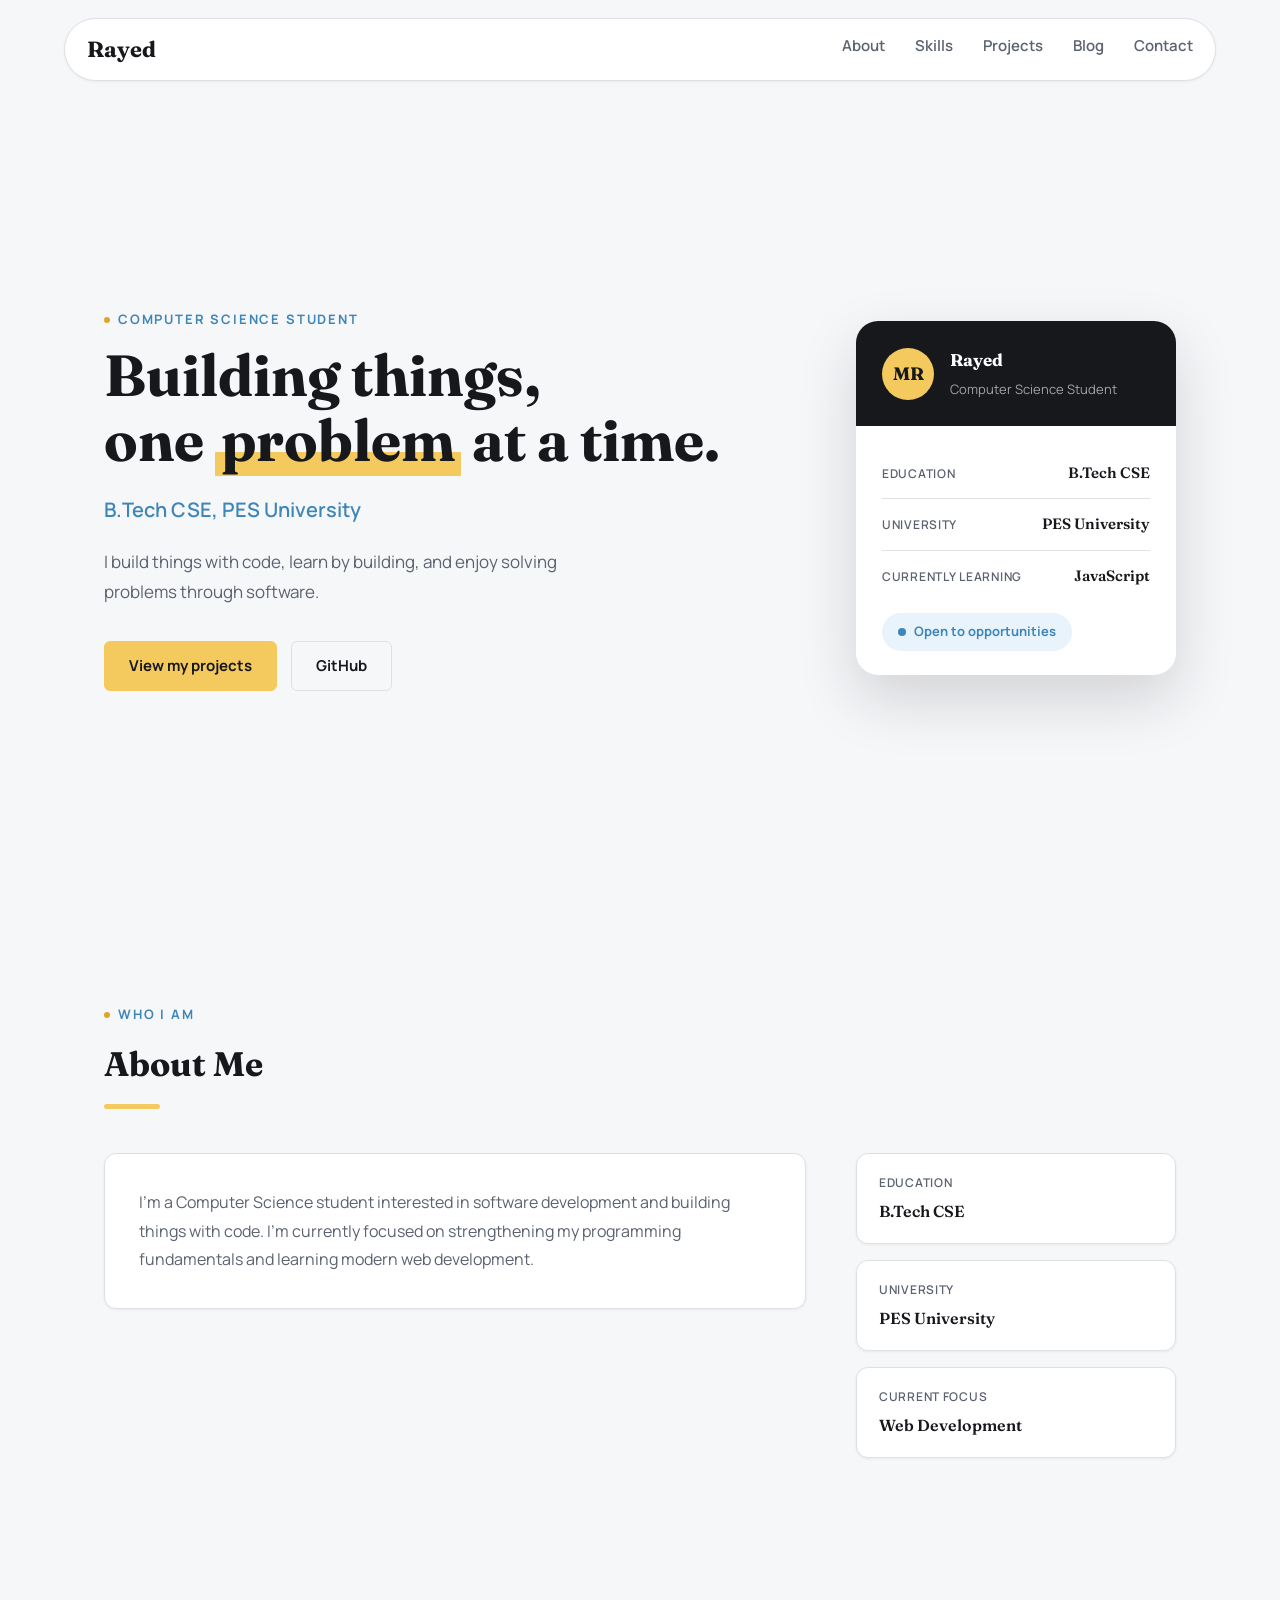
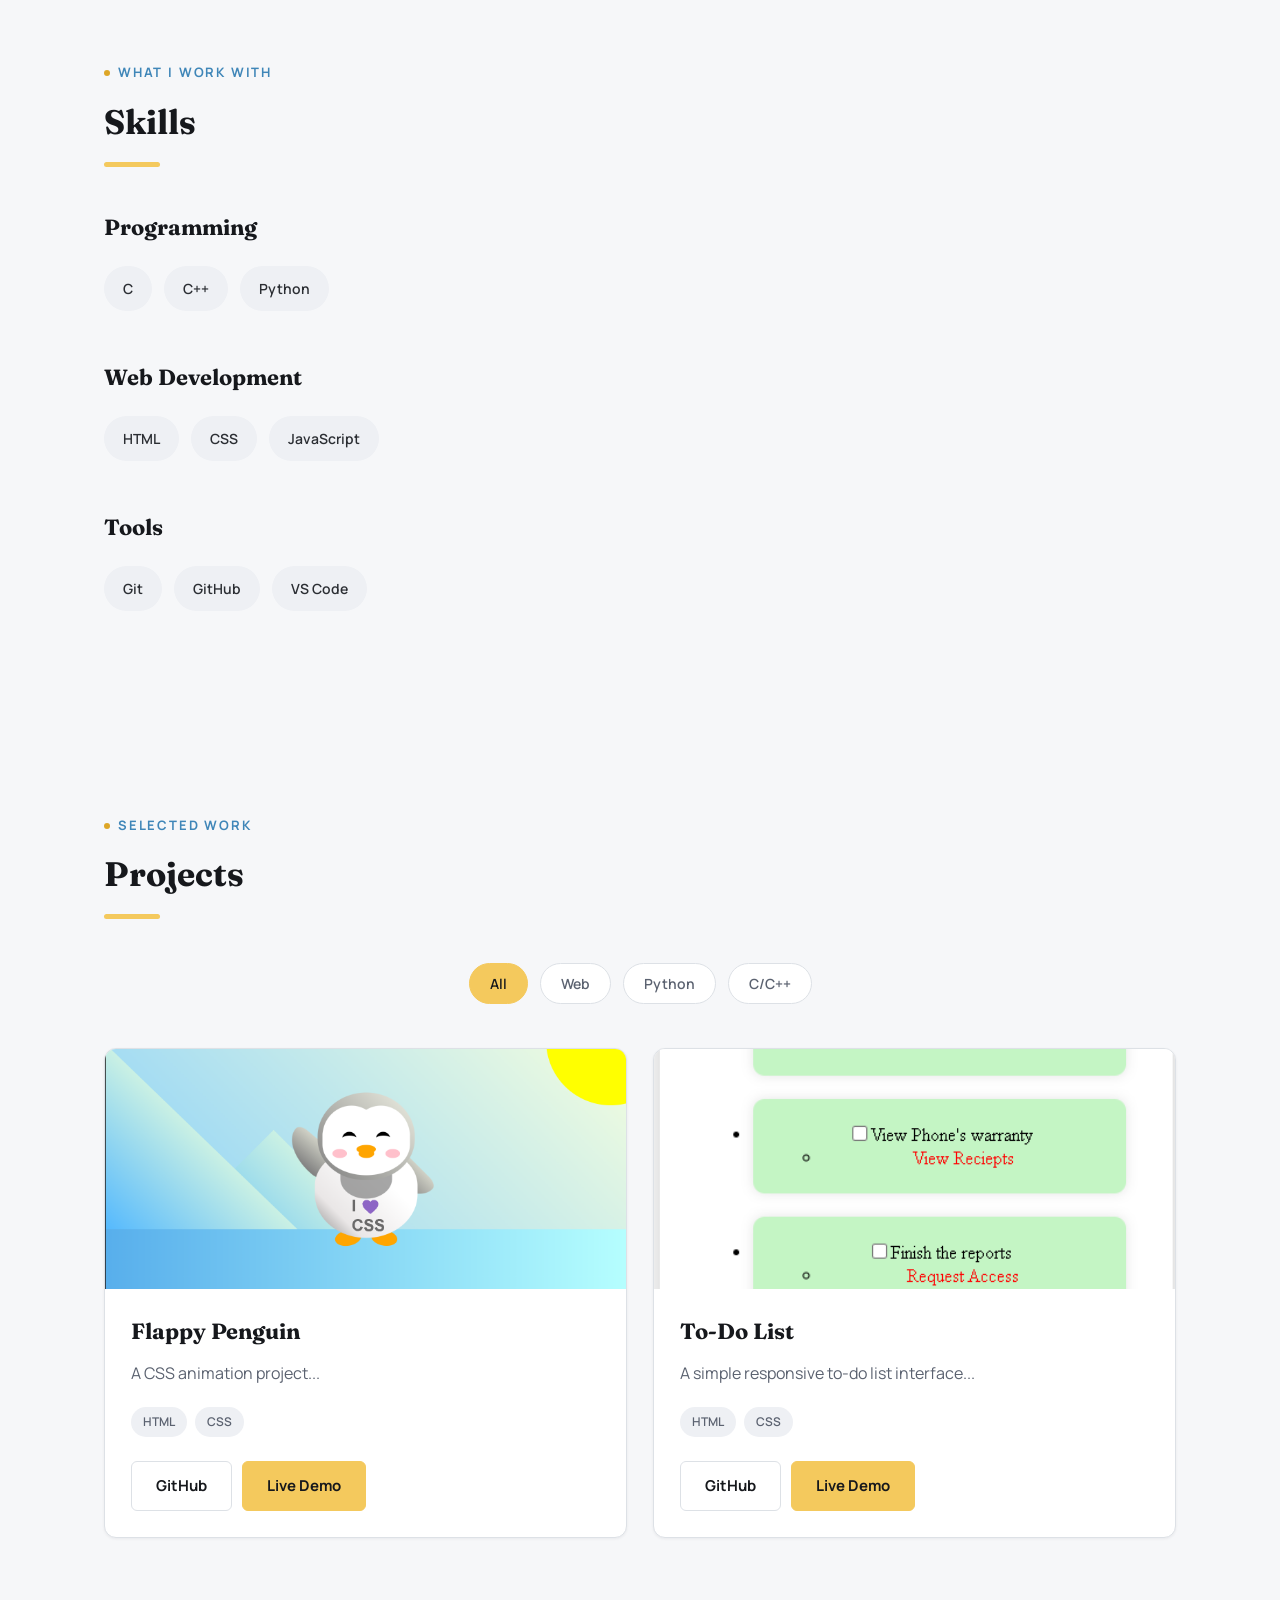
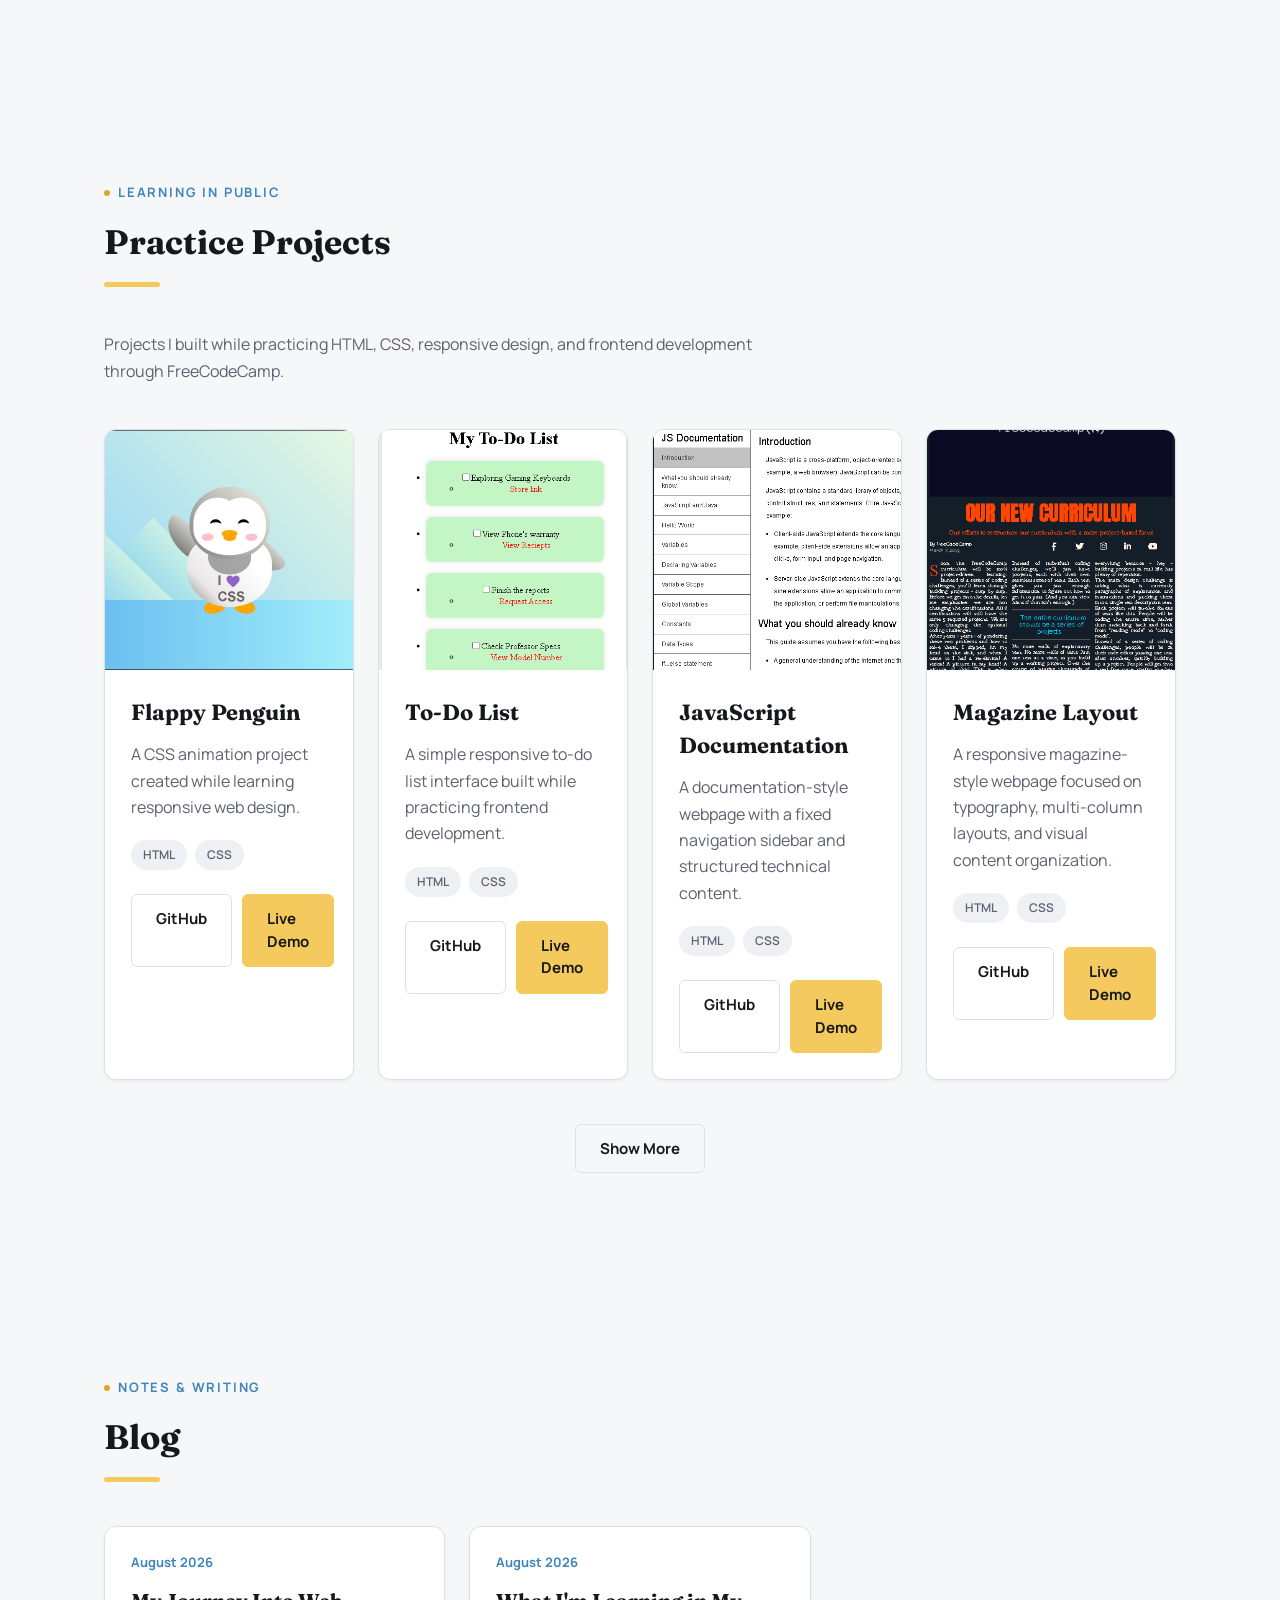
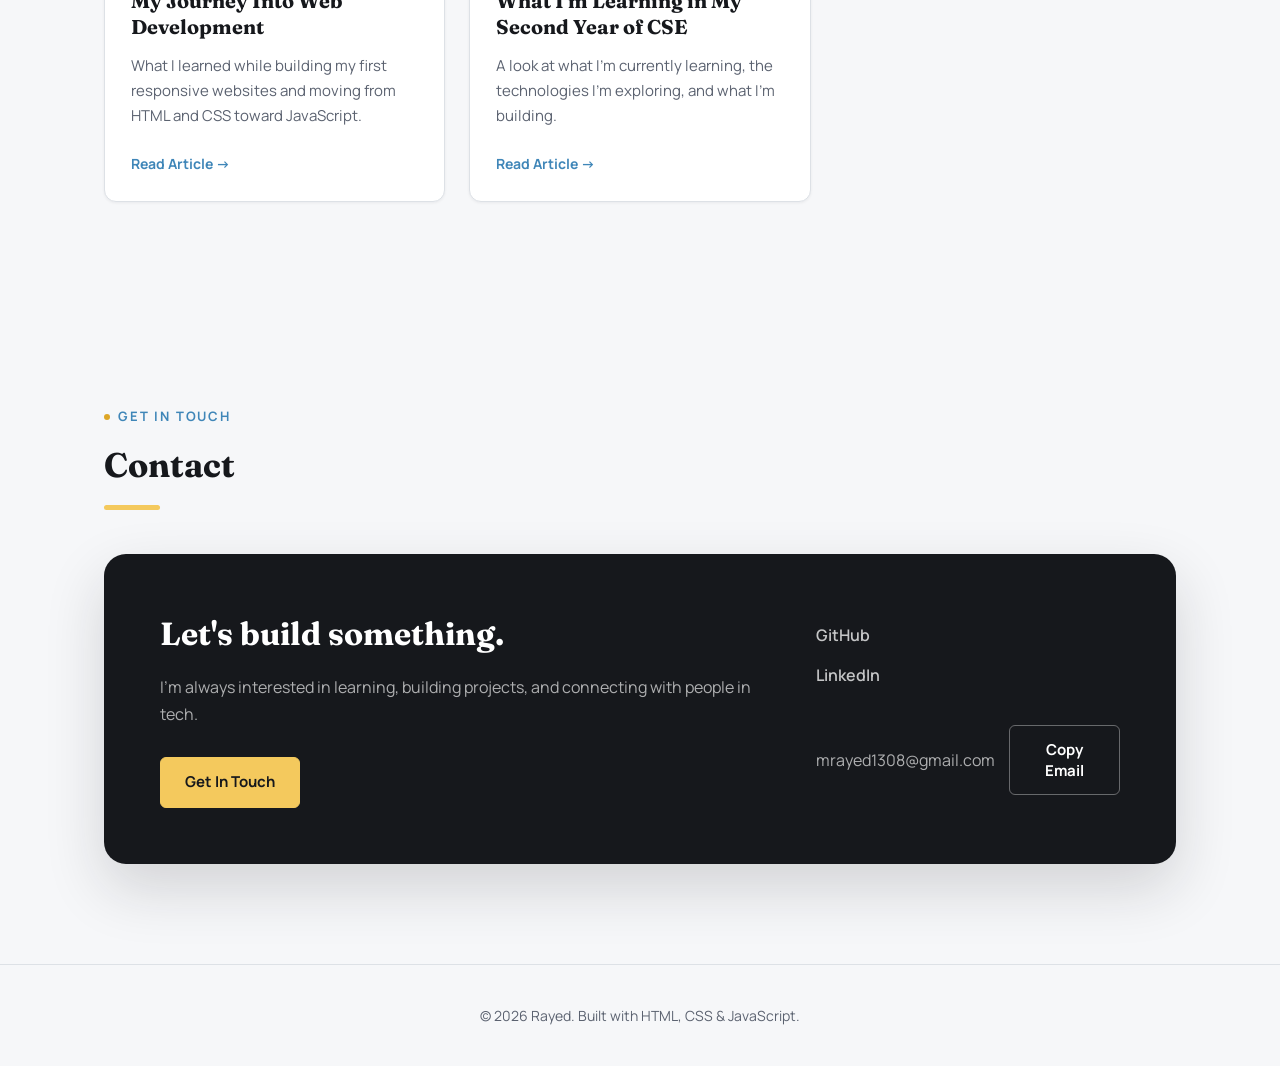
<file: index.html>
<!doctype html>
<html lang="en">
  <head>
    <meta charset="UTF-8" />
    <meta name="viewport" content="width=device-width, initial-scale=1.0" />

    <title>Rayed | Computer Science Student</title>

    <link rel="preconnect" href="https://fonts.googleapis.com" />
    <link rel="preconnect" href="https://fonts.gstatic.com" crossorigin />
    <link
      href="https://fonts.googleapis.com/css2?family=Fraunces:opsz,wght@9..144,500;9..144,700;9..144,900&family=Manrope:wght@400;500;600;700;800&display=swap"
      rel="stylesheet"
    />

    <link rel="stylesheet" href="styles.css" />
  </head>

  <body>
    <header>
      <nav>
        <a href="#" class="logo">Rayed</a>

        <div class="nav-links">
          <a href="#about">About</a>
          <a href="#skills">Skills</a>
          <a href="#projects">Projects</a>
          <a href="#blog">Blog</a>
          <a href="#contact">Contact</a>
        </div>

        <button class="menu-toggle" aria-label="Open navigation menu">
          ☰
        </button>
      </nav>
    </header>

    <main>
      <!-- Hero -->
      <section id="hero">
        <div class="hero-content">
          <div class="hero-text">
            <span class="eyebrow">Computer Science Student</span>

            <h1>Building things,<br />one <span class="highlight">problem</span> at a time.</h1>

            <h2>B.Tech CSE, PES University</h2>

            <p>
              I build things with code, learn by building, and enjoy solving
              problems through software.
            </p>

            <div class="hero-buttons">
              <a href="#projects" class="btn btn-primary">View my projects</a>

              <a
                href="https://github.com/Rayed2874"
                target="_blank"
                rel="noopener noreferrer"
                class="btn btn-secondary"
              >
                GitHub
              </a>
            </div>
          </div>

          <div class="profile-card">
            <div class="profile-card-header">
              <div class="profile-avatar">MR</div>
              <div>
                <h3>Rayed</h3>
                <span>Computer Science Student</span>
              </div>
            </div>

            <div class="profile-rows">
              <div class="profile-row">
                <span class="label">Education</span>
                <span class="value">B.Tech CSE</span>
              </div>

              <div class="profile-row">
                <span class="label">University</span>
                <span class="value">PES University</span>
              </div>

              <div class="profile-row">
                <span class="label">Currently learning</span>
                <span class="value">JavaScript</span>
              </div>
            </div>

            <div class="profile-status">
              <span class="status-dot"></span>
              Open to opportunities
            </div>
          </div>
        </div>
      </section>

      <!-- About -->
      <section id="about">
        <div class="section-heading">
          <span class="eyebrow">Who I am</span>
          <h2>About Me</h2>
          <div class="heading-bar"></div>
        </div>

        <div class="about-content">
          <div class="about-text">
            <p>
              I'm a Computer Science student interested in software
              development and building things with code. I'm currently focused
              on strengthening my programming fundamentals and learning modern
              web development.
            </p>
          </div>

          <div class="about-info">
            <div class="info-card">
              <span>Education</span>
              <p>B.Tech CSE</p>
            </div>

            <div class="info-card">
              <span>University</span>
              <p>PES University</p>
            </div>

            <div class="info-card">
              <span>Current Focus</span>
              <p>Web Development</p>
            </div>
          </div>
        </div>
      </section>

      <!-- Skills -->
      <section id="skills">
        <div class="section-heading">
          <span class="eyebrow">What I work with</span>
          <h2>Skills</h2>
          <div class="heading-bar"></div>
        </div>

        <div class="skills-content">
          <div class="skill-category">
            <h3>Programming</h3>

            <div class="skill-list">
              <div class="skill-card">C</div>
              <div class="skill-card">C++</div>
              <div class="skill-card">Python</div>
            </div>
          </div>

          <div class="skill-category">
            <h3>Web Development</h3>

            <div class="skill-list">
              <div class="skill-card">HTML</div>
              <div class="skill-card">CSS</div>
              <div class="skill-card">JavaScript</div>
            </div>
          </div>

          <div class="skill-category">
            <h3>Tools</h3>

            <div class="skill-list">
              <div class="skill-card">Git</div>
              <div class="skill-card">GitHub</div>
              <div class="skill-card">VS Code</div>
            </div>
          </div>
        </div>
      </section>

      <!-- Projects -->
      <section id="projects">
        <div class="section-heading">
          <span class="eyebrow">Selected work</span>
          <h2>Projects</h2>
          <div class="heading-bar"></div>
        </div>

        <div class="project-filters">
          <button class="filter-btn active" data-filter="all">All</button>
          <button class="filter-btn" data-filter="web">Web</button>
          <button class="filter-btn" data-filter="python">Python</button>
          <button class="filter-btn" data-filter="cpp">C/C++</button>
        </div>

        <div class="projects-grid"></div>
      </section>

      <!-- Practice Projects -->
      <section id="practice-projects">
        <div class="section-heading">
          <span class="eyebrow">Learning in public</span>
          <h2>Practice Projects</h2>
          <div class="heading-bar"></div>
        </div>

        <p class="practice-intro">
          Projects I built while practicing HTML, CSS, responsive design, and
          frontend development through FreeCodeCamp.
        </p>

        <div class="practice-projects-grid">
          <!-- JavaScript will insert projects here -->
        </div>

        <button id="show-more-practice" class="btn btn-secondary">
          Show More
        </button>
      </section>

      <!-- Blog -->
      <section id="blog">
        <div class="section-heading">
          <span class="eyebrow">Notes &amp; writing</span>
          <h2>Blog</h2>
          <div class="heading-bar"></div>
        </div>

        <div class="blog-grid"></div>
      </section>

      <!-- Contact -->
      <section id="contact">
        <div class="section-heading">
          <span class="eyebrow">Get in touch</span>
          <h2>Contact</h2>
          <div class="heading-bar"></div>
        </div>

        <div class="contact-content">
          <div class="contact-text">
            <h3>Let's build something.</h3>

            <p>
              I'm always interested in learning, building projects, and
              connecting with people in tech.
            </p>

            <a href="mailto:mrayed1308@gmail.com" class="btn btn-primary">
              Get In Touch
            </a>
          </div>

          <div class="contact-links">
            <a
              href="https://github.com/Rayed2874"
              target="_blank"
              rel="noopener noreferrer"
            >
              GitHub
            </a>

            <a
              href="https://www.linkedin.com/in/mohammed-rayed-19a585382/"
              target="_blank"
              rel="noopener noreferrer"
            >
              LinkedIn
            </a>

            <div class="contact-email">
              <span id="email-address">mrayed1308@gmail.com</span>

              <button id="copy-email" class="btn btn-secondary">
                Copy Email
              </button>
            </div>
          </div>
        </div>
      </section>
    </main>

    <footer>
      <p>© 2026 Rayed. Built with HTML, CSS &amp; JavaScript.</p>
    </footer>

    <script src="data.js"></script>
    <script src="script.js"></script>
  </body>
</html>
</file>
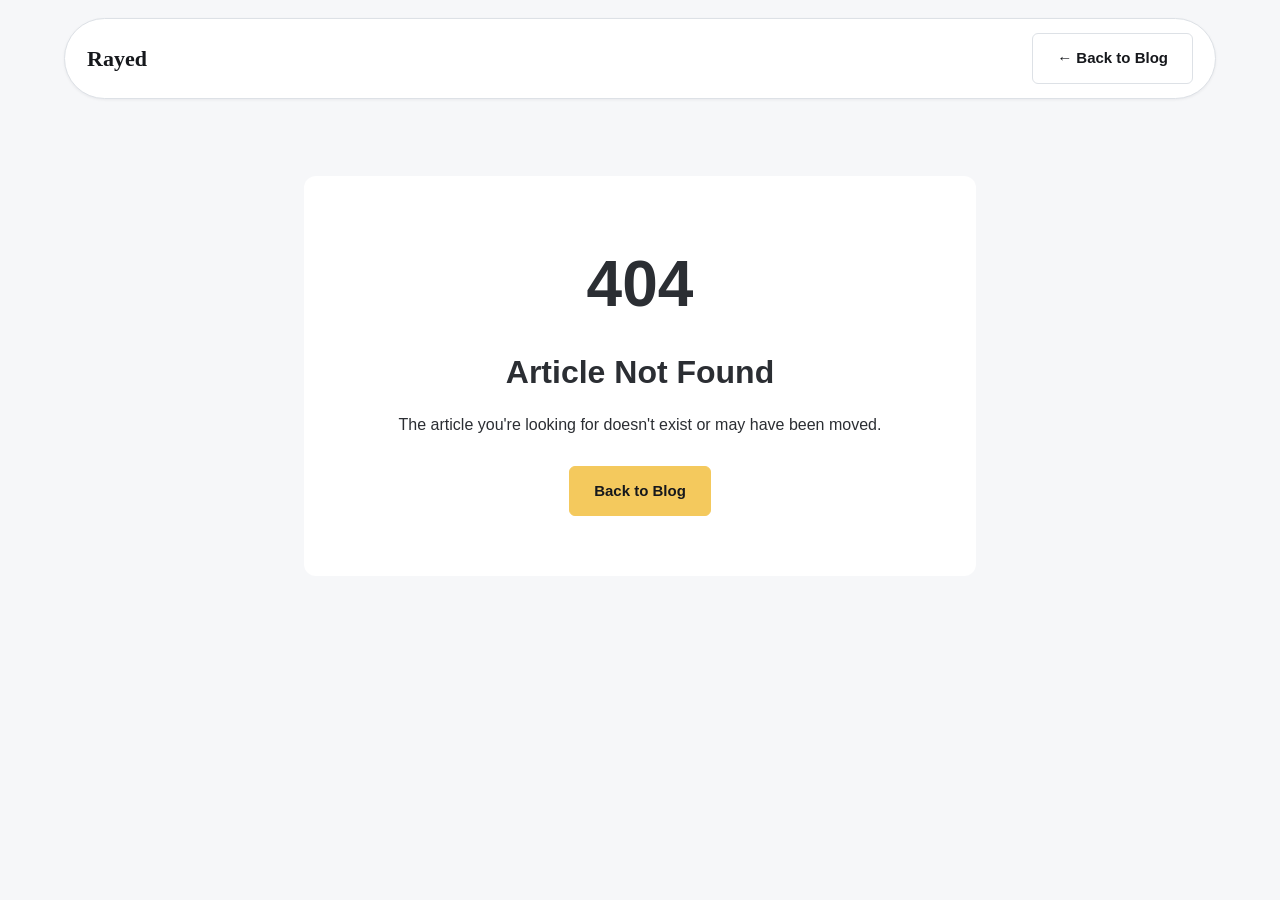
<file: article.html>
<!doctype html>
<html lang="en">
  <head>
    <meta charset="UTF-8" />

    <meta name="viewport" content="width=device-width, initial-scale=1.0" />

    <title>Blog Article | Rayed</title>

    <link rel="stylesheet" href="article.css" />
    <link rel="stylesheet" href="styles.css" />
  </head>

  <body>
    <header>
      <nav>
        <a href="index.html" class="logo"> Rayed </a>

        <a href="index.html#blog" class="btn btn-secondary"> ← Back to Blog </a>
      </nav>
    </header>

    <main>
      <article id="blog-article"></article>
    </main>

    <script src="data.js"></script>
    <script src="article.js"></script>
  </body>
</html>
</file>
<file: styles.css>
/* =========================
   Base
========================= */
:root {
  /* Palette — butter yellow / sky blue / grey / ink black */
  --color-bg: #f6f7f9;
  --color-surface: #ffffff;
  --color-surface-alt: #eef0f4;

  --color-ink: #16181c;
  --color-ink-soft: #2b2e33;

  --color-grey: #5b6270;
  --color-grey-light: #dde1e6;

  --color-butter: #f4c95d;
  --color-butter-dark: #dda627;

  --color-sky: #6fb6e6;
  --color-sky-dark: #3f86b8;

  --font-display: "Fraunces", Georgia, serif;
  --font-body: "Manrope", "Segoe UI", sans-serif;

  --radius-sm: 6px;
  --radius-md: 12px;
  --radius-lg: 22px;

  --shadow-sm: 0 1px 3px rgba(22, 24, 28, 0.06);
  --shadow-md: 0 10px 26px rgba(22, 24, 28, 0.09);
  --shadow-lg: 0 24px 60px rgba(22, 24, 28, 0.16);
}

* {
  margin: 0;
  padding: 0;
  box-sizing: border-box;
}

html {
  scroll-behavior: smooth;
}

body {
  background-color: var(--color-bg);
  color: var(--color-ink-soft);

  font-family: var(--font-body);

  line-height: 1.5;

  -webkit-font-smoothing: antialiased;
}

main {
  padding-top: 96px;
}

a {
  color: inherit;
  text-decoration: none;
}

img {
  max-width: 100%;
  display: block;
}

/* =========================
   Shared type helpers
========================= */

.eyebrow {
  display: inline-flex;
  align-items: center;
  gap: 8px;

  font-family: var(--font-body);
  font-size: 13px;
  font-weight: 700;

  text-transform: uppercase;
  letter-spacing: 0.14em;

  color: var(--color-sky-dark);

  margin-bottom: 14px;
}

.eyebrow::before {
  content: "";
  width: 6px;
  height: 6px;
  border-radius: 50%;
  background-color: var(--color-butter-dark);
}

/* =========================
   Navigation
========================= */

header {
  position: fixed;
  top: 0;
  left: 0;

  width: 100%;

  padding: 18px 5%;

  background-color: var(--color-bg);

  z-index: 1000;
}

nav {
  max-width: 1200px;
  margin: 0 auto;

  display: flex;
  justify-content: space-between;
  align-items: center;

  padding: 14px 22px;

  background-color: var(--color-surface);

  border: 1px solid var(--color-grey-light);
  border-radius: 999px;

  box-shadow: var(--shadow-sm);
}

.logo {
  font-family: var(--font-display);
  font-size: 22px;
  font-weight: 700;

  color: var(--color-ink);
}

.nav-links {
  display: flex;
  gap: 30px;
}

.nav-links a {
  color: var(--color-grey);

  font-size: 15px;
  font-weight: 600;

  padding-bottom: 4px;
  border-bottom: 2px solid transparent;

  transition: color 0.2s ease, border-color 0.2s ease;
}

.nav-links a:hover,
.nav-links a.active {
  color: var(--color-ink);
  border-bottom-color: var(--color-butter);
}

/* =========================
   Sections
========================= */

section {
  max-width: 1200px;
  margin: 0 auto;

  padding: 100px 5%;
}

.section-heading {
  margin-bottom: 44px;
}

.section-heading h2 {
  font-family: var(--font-display);
  font-size: 34px;
  font-weight: 700;

  color: var(--color-ink);
}

.heading-bar {
  width: 56px;
  height: 5px;

  margin-top: 14px;

  background-color: var(--color-butter);
  border-radius: 3px;
}

/* =========================
   Hero
========================= */

#hero {
  display: flex;
  align-items: center;

  min-height: calc(100vh - 96px);
}

.hero-content {
  width: 100%;

  display: flex;
  justify-content: space-between;
  align-items: center;

  gap: 70px;
}

.hero-text {
  max-width: 640px;
}

.hero-text h1 {
  font-family: var(--font-display);
  font-size: 58px;
  font-weight: 700;
  line-height: 1.12;

  color: var(--color-ink);

  margin-bottom: 22px;
}

.hero-text h1 .highlight {
  background-image: linear-gradient(to top, var(--color-butter) 34%, transparent 34%);
  padding: 0 6px;
}

.hero-text h2 {
  font-family: var(--font-body);
  font-size: 20px;
  font-weight: 600;

  color: var(--color-sky-dark);

  margin-bottom: 22px;
}

.hero-text p {
  max-width: 520px;

  color: var(--color-grey);

  font-size: 17px;
  line-height: 1.75;

  margin-bottom: 34px;
}

/* Buttons */

.hero-buttons {
  display: flex;
  gap: 14px;
}

.btn {
  display: inline-block;

  padding: 13px 24px;

  border-radius: var(--radius-sm);

  font-family: var(--font-body);
  font-size: 15px;
  font-weight: 700;

  cursor: pointer;

  transition:
    transform 0.2s ease,
    background-color 0.2s ease,
    color 0.2s ease,
    border-color 0.2s ease;
}

.btn-primary {
  background-color: var(--color-butter);

  color: var(--color-ink);

  border: 1px solid var(--color-butter);
}

.btn-primary:hover {
  transform: translateY(-2px);

  background-color: var(--color-ink);

  color: var(--color-butter);

  border-color: var(--color-ink);
}

.btn-secondary {
  background-color: transparent;

  color: var(--color-ink);

  border: 1.5px solid var(--color-grey-light);
}

.btn-secondary:hover {
  background-color: var(--color-ink);

  border-color: var(--color-ink);

  color: #ffffff;
}

/* Profile card (hero signature element) */

.profile-card {
  width: 320px;
  flex-shrink: 0;

  background-color: var(--color-surface);

  border-radius: var(--radius-lg);

  box-shadow: var(--shadow-lg);

  overflow: hidden;
}

.profile-card-header {
  display: flex;
  align-items: center;
  gap: 16px;

  padding: 26px;

  background-color: var(--color-ink);
}

.profile-avatar {
  width: 52px;
  height: 52px;
  flex-shrink: 0;

  display: flex;
  align-items: center;
  justify-content: center;

  border-radius: 50%;

  background-color: var(--color-butter);

  font-family: var(--font-display);
  font-weight: 700;
  font-size: 18px;

  color: var(--color-ink);
}

.profile-card-header h3 {
  font-family: var(--font-display);
  font-size: 17px;
  font-weight: 700;

  color: #ffffff;

  margin-bottom: 3px;
}

.profile-card-header span {
  font-size: 13px;

  color: rgba(255, 255, 255, 0.6);
}

.profile-rows {
  padding: 22px 26px 6px;
}

.profile-row {
  display: flex;
  justify-content: space-between;
  align-items: baseline;

  padding: 14px 0;

  border-bottom: 1px solid var(--color-grey-light);
}

.profile-row:last-child {
  border-bottom: none;
}

.profile-row .label {
  font-size: 12px;
  font-weight: 600;
  text-transform: uppercase;
  letter-spacing: 0.06em;

  color: var(--color-grey);
}

.profile-row .value {
  font-family: var(--font-display);
  font-size: 15px;
  font-weight: 600;

  color: var(--color-ink);
}

.profile-status {
  display: inline-flex;
  align-items: center;
  gap: 8px;

  margin: 6px 26px 24px;
  padding: 9px 16px;

  background-color: rgba(111, 182, 230, 0.16);

  border-radius: 999px;

  font-size: 13px;
  font-weight: 700;

  color: var(--color-sky-dark);
}

.status-dot {
  width: 8px;
  height: 8px;
  border-radius: 50%;

  background-color: var(--color-sky-dark);
}

/* =========================
   About
========================= */

.about-content {
  display: flex;
  justify-content: space-between;
  align-items: flex-start;

  gap: 50px;
}

.about-text {
  flex: 1;

  padding: 34px;

  background-color: var(--color-surface);

  border: 1px solid var(--color-grey-light);

  border-radius: var(--radius-md);

  box-shadow: var(--shadow-sm);
}

.about-text p {
  color: var(--color-grey);

  font-size: 16px;
  line-height: 1.8;
}

.about-info {
  width: 320px;
  flex-shrink: 0;

  display: flex;
  flex-direction: column;

  gap: 16px;
}

.info-card {
  padding: 20px 22px;

  background-color: var(--color-surface);

  border: 1px solid var(--color-grey-light);

  border-radius: var(--radius-md);

  box-shadow: var(--shadow-sm);

  transition: border-color 0.2s ease, transform 0.2s ease, box-shadow 0.2s ease;
}

.info-card:hover {
  border-color: var(--color-sky);

  transform: translateX(4px);

  box-shadow: var(--shadow-md);
}

.info-card span {
  display: block;

  color: var(--color-grey);

  font-size: 12px;
  font-weight: 600;
  text-transform: uppercase;
  letter-spacing: 0.06em;

  margin-bottom: 7px;
}

.info-card p {
  font-family: var(--font-display);
  font-weight: 600;

  color: var(--color-ink);

  font-size: 16px;
}

/* =========================
   Skills
========================= */

.skills-content {
  display: flex;
  flex-direction: column;

  gap: 50px;
}

.skill-category h3 {
  font-family: var(--font-display);
  font-size: 22px;
  font-weight: 700;

  color: var(--color-ink);

  margin-bottom: 22px;
}

.skill-list {
  display: flex;
  gap: 12px;
  flex-wrap: wrap;
}

.skill-card {
  padding: 11px 18px;

  background-color: var(--color-surface-alt);

  border: 1px solid transparent;
  border-radius: 999px;

  color: var(--color-ink-soft);

  font-size: 14px;
  font-weight: 600;

  transition:
    background-color 0.2s ease,
    color 0.2s ease;
}

.skill-card:hover {
  background-color: var(--color-sky);

  color: #ffffff;
}

/* =========================
   Projects
========================= */

.project-filters {
  display: flex;
  justify-content: center;
  flex-wrap: wrap;

  gap: 12px;

  margin-bottom: 44px;
}

.filter-btn {
  padding: 10px 20px;

  background-color: var(--color-surface);

  border: 1.5px solid var(--color-grey-light);
  border-radius: 999px;

  color: var(--color-grey);

  font-family: var(--font-body);
  font-size: 14px;
  font-weight: 600;

  cursor: pointer;

  transition:
    background-color 0.2s ease,
    color 0.2s ease,
    border-color 0.2s ease;
}

.filter-btn:hover,
.filter-btn.active {
  background-color: var(--color-butter);

  color: var(--color-ink);

  border-color: var(--color-butter);
}

/* Project grid */

.projects-grid {
  display: grid;

  grid-template-columns: repeat(2, 1fr);

  gap: 26px;
}

/* Project card */

.project-card {
  overflow: hidden;

  background-color: var(--color-surface);

  border: 1px solid var(--color-grey-light);
  border-radius: var(--radius-md);

  box-shadow: var(--shadow-sm);

  transition:
    transform 0.25s ease,
    border-color 0.25s ease,
    box-shadow 0.25s ease;
}

.project-card:hover {
  transform: translateY(-5px);

  border-color: var(--color-sky);

  box-shadow: var(--shadow-md);
}

.project-image {
  width: 100%;
  height: 240px;

  overflow: hidden;
}

.project-image img {
  width: 100%;
  height: 100%;

  object-fit: cover;

  transition: transform 0.3s ease;
}

.project-card:hover .project-image img {
  transform: scale(1.03);
}

/* Project content */

.project-content {
  padding: 26px;
}

.project-content h3 {
  font-family: var(--font-display);
  font-size: 22px;
  font-weight: 700;

  color: var(--color-ink);

  margin-bottom: 12px;
}

.project-content p {
  color: var(--color-grey);

  line-height: 1.65;

  margin-bottom: 20px;
}

/* Technologies */

.project-tech {
  display: flex;
  flex-wrap: wrap;

  gap: 8px;

  margin-bottom: 24px;
}

.project-tech span {
  padding: 6px 12px;

  background-color: var(--color-surface-alt);

  border-radius: 999px;

  color: var(--color-grey);

  font-size: 12px;
  font-weight: 600;
}

/* Project links */

.project-links {
  display: flex;

  gap: 10px;
}

/* =========================
   Practice Projects
========================= */

#practice-projects {
  margin-top: 40px;
}

.practice-intro {
  max-width: 700px;

  color: var(--color-grey);

  font-size: 16px;
  line-height: 1.7;

  margin-bottom: 44px;
}

.practice-projects-grid {
  display: grid;

  grid-template-columns: repeat(4, 1fr);

  gap: 24px;
}

#show-more-practice {
  display: block;

  margin: 44px auto 0;
}

.empty-project-message {
  grid-column: 1 / -1;

  padding: 60px 20px;

  text-align: center;

  color: var(--color-grey);

  background-color: var(--color-surface-alt);

  border: 1px solid var(--color-grey-light);
  border-radius: var(--radius-md);

  font-size: 16px;
  line-height: 1.6;
}

/* =========================
   Blog
========================= */

.blog-grid {
  display: grid;

  grid-template-columns: repeat(3, 1fr);

  gap: 24px;
}

.blog-card {
  background-color: var(--color-surface);

  border: 1px solid var(--color-grey-light);
  border-radius: var(--radius-md);

  box-shadow: var(--shadow-sm);

  transition:
    transform 0.25s ease,
    border-color 0.25s ease,
    box-shadow 0.25s ease;
}

.blog-card:hover {
  transform: translateY(-5px);

  border-color: var(--color-sky);

  box-shadow: var(--shadow-md);
}

.blog-content {
  padding: 26px;
}

.blog-date {
  display: block;

  color: var(--color-sky-dark);

  font-size: 13px;
  font-weight: 700;

  margin-bottom: 16px;
}

.blog-content h3 {
  font-family: var(--font-display);
  font-size: 20px;
  font-weight: 700;
  line-height: 1.3;

  color: var(--color-ink);

  margin-bottom: 14px;
}

.blog-content p {
  color: var(--color-grey);

  font-size: 15px;
  line-height: 1.65;

  margin-bottom: 22px;
}

.read-more {
  color: var(--color-sky-dark);

  font-size: 14px;
  font-weight: 700;

  transition: color 0.2s ease;
}

.read-more:hover {
  color: var(--color-ink);
}

/* =========================
   Contact — the one bold, inverted moment
========================= */

.contact-content {
  display: flex;

  justify-content: space-between;
  align-items: center;

  gap: 60px;

  padding: 56px;

  background-color: var(--color-ink);

  border-radius: var(--radius-lg);

  box-shadow: var(--shadow-lg);
}

.contact-text {
  max-width: 600px;
}

.contact-text h3 {
  font-family: var(--font-display);
  font-size: 32px;
  font-weight: 700;

  color: #ffffff;

  margin-bottom: 16px;
}

.contact-text p {
  color: rgba(255, 255, 255, 0.65);

  line-height: 1.65;

  margin-bottom: 30px;
}

.contact-links {
  display: flex;
  flex-direction: column;

  gap: 16px;
}

.contact-links a {
  color: rgba(255, 255, 255, 0.75);

  font-weight: 600;

  transition: color 0.2s ease;
}

.contact-links a:hover {
  color: var(--color-sky);
}

footer {
  padding: 40px 5%;

  text-align: center;

  border-top: 1px solid var(--color-grey-light);

  color: var(--color-grey);

  font-size: 14px;
}

.menu-toggle {
  display: none;

  background: none;
  border: none;

  color: var(--color-ink);
  font-size: 24px;

  cursor: pointer;
}

.contact-email {
  display: flex;
  align-items: center;
  gap: 14px;

  margin-top: 22px;
}

#email-address {
  color: rgba(255, 255, 255, 0.65);
}

.contact-content .btn-secondary {
  border-color: rgba(255, 255, 255, 0.35);

  color: #ffffff;
}

.contact-content .btn-secondary:hover {
  background-color: #ffffff;

  border-color: #ffffff;

  color: var(--color-ink);
}

#copy-email {
  cursor: pointer;
}

/* =========================
   Responsive Design
========================= */

@media (max-width: 768px) {
  /* Navigation */

  header {
    padding: 16px 5%;
  }

  nav {
    padding: 14px 18px;
  }

  .nav-links {
    gap: 14px;
  }

  .nav-links a {
    font-size: 14px;
  }

  /* Sections */

  section {
    padding: 70px 5%;
  }

  /* Hero */

  #hero {
    min-height: auto;
  }

  .hero-content {
    flex-direction: column;

    align-items: flex-start;

    gap: 50px;
  }

  .hero-text h1 {
    font-size: 40px;
  }

  .hero-text h2 {
    font-size: 18px;
  }

  .hero-text p {
    font-size: 16px;
  }

  .profile-card {
    width: 100%;
    max-width: 420px;
  }

  /* About */

  .about-content {
    flex-direction: column;

    gap: 40px;
  }

  .about-info {
    width: 100%;
  }

  /* Projects */

  .projects-grid {
    grid-template-columns: 1fr;
  }

  /* Blog */

  .blog-grid {
    grid-template-columns: 1fr;
  }

  /* Contact */

  .contact-content {
    flex-direction: column;
    align-items: flex-start;
    padding: 32px;
    width: 100%;
  }

  .menu-toggle {
    display: block;
  }

  .nav-links {
    display: none;
  }

  .nav-links.active {
    display: flex;

    flex-direction: column;

    position: absolute;

    top: 80px;
    right: 5%;

    padding: 20px;

    background-color: var(--color-surface);

    border: 1px solid var(--color-grey-light);
    border-radius: 14px;

    box-shadow: var(--shadow-md);

    gap: 20px;
  }

  .practice-projects-grid {
    grid-template-columns: repeat(1, 1fr);
  }

  .contact-email {
    flex-direction: column;
    align-items: flex-start;
    width: 100%;
    gap: 16px;
  }

  #email-address {
    overflow-wrap: anywhere;
  }

  #copy-email {
    width: auto;
  }
}

@media (max-width: 1024px) and (min-width: 769px) {
  .practice-projects-grid {
    grid-template-columns: repeat(2, 1fr);
  }
}
</file>
<file: article.css>
/* =========================
   Blog Article
========================= */

#blog-article {
  max-width: 800px;
  margin: 80px auto;
  padding: 0 5%;
}

/* Article header */

.article-header {
  margin-bottom: 50px;
  padding-bottom: 30px;

  border-bottom: 1px solid var(--color-border);
}

.article-header .blog-date {
  display: block;

  color: var(--color-accent);

  font-size: 14px;
  font-weight: 600;

  margin-bottom: 16px;
}

.article-header h1 {
  color: var(--color-text);

  font-size: 48px;
  line-height: 1.2;
}

/* Article content */

.article-content {
  padding: 35px;

  background-color: var(--color-surface);

  border: 1px solid var(--color-border);
  border-radius: 12px;

  color: var(--color-text-muted);

  font-size: 18px;
  line-height: 1.8;
}

.article-content p {
  margin-bottom: 24px;
}

.article-content p:last-child {
  margin-bottom: 0;
}

/* Article headings */

.article-content h2 {
  color: var(--color-text);

  font-size: 28px;

  margin: 40px 0 20px;
}

.article-content h3 {
  color: var(--color-text);

  font-size: 22px;

  margin: 32px 0 16px;
}

/* Article links */

.article-content a {
  color: var(--color-accent);

  text-decoration: underline;
}

.article-content a:hover {
  color: var(--color-text);
}
@media (max-width: 768px) {
  /* ...your existing responsive CSS... */

  #blog-article {
    margin: 50px auto;
  }

  .article-header h1 {
    font-size: 36px;
  }

  .article-content {
    padding: 24px;

    font-size: 16px;
    line-height: 1.7;
  }

  .article-content h2 {
    font-size: 24px;
  }
}
/* =========================
   Article Not Found
========================= */

.article-not-found {
  padding: 60px 35px;

  background-color: var(--color-surface);

  border: 1px solid var(--color-border);
  border-radius: 12px;

  text-align: center;
}

.article-error-code {
  display: block;

  color: var(--color-accent);

  font-size: 64px;
  font-weight: 700;

  margin-bottom: 16px;
}

.article-not-found h1 {
  color: var(--color-text);

  font-size: 32px;

  margin-bottom: 16px;
}

.article-not-found p {
  color: var(--color-text-muted);

  line-height: 1.6;

  margin-bottom: 28px;
}
</file>
